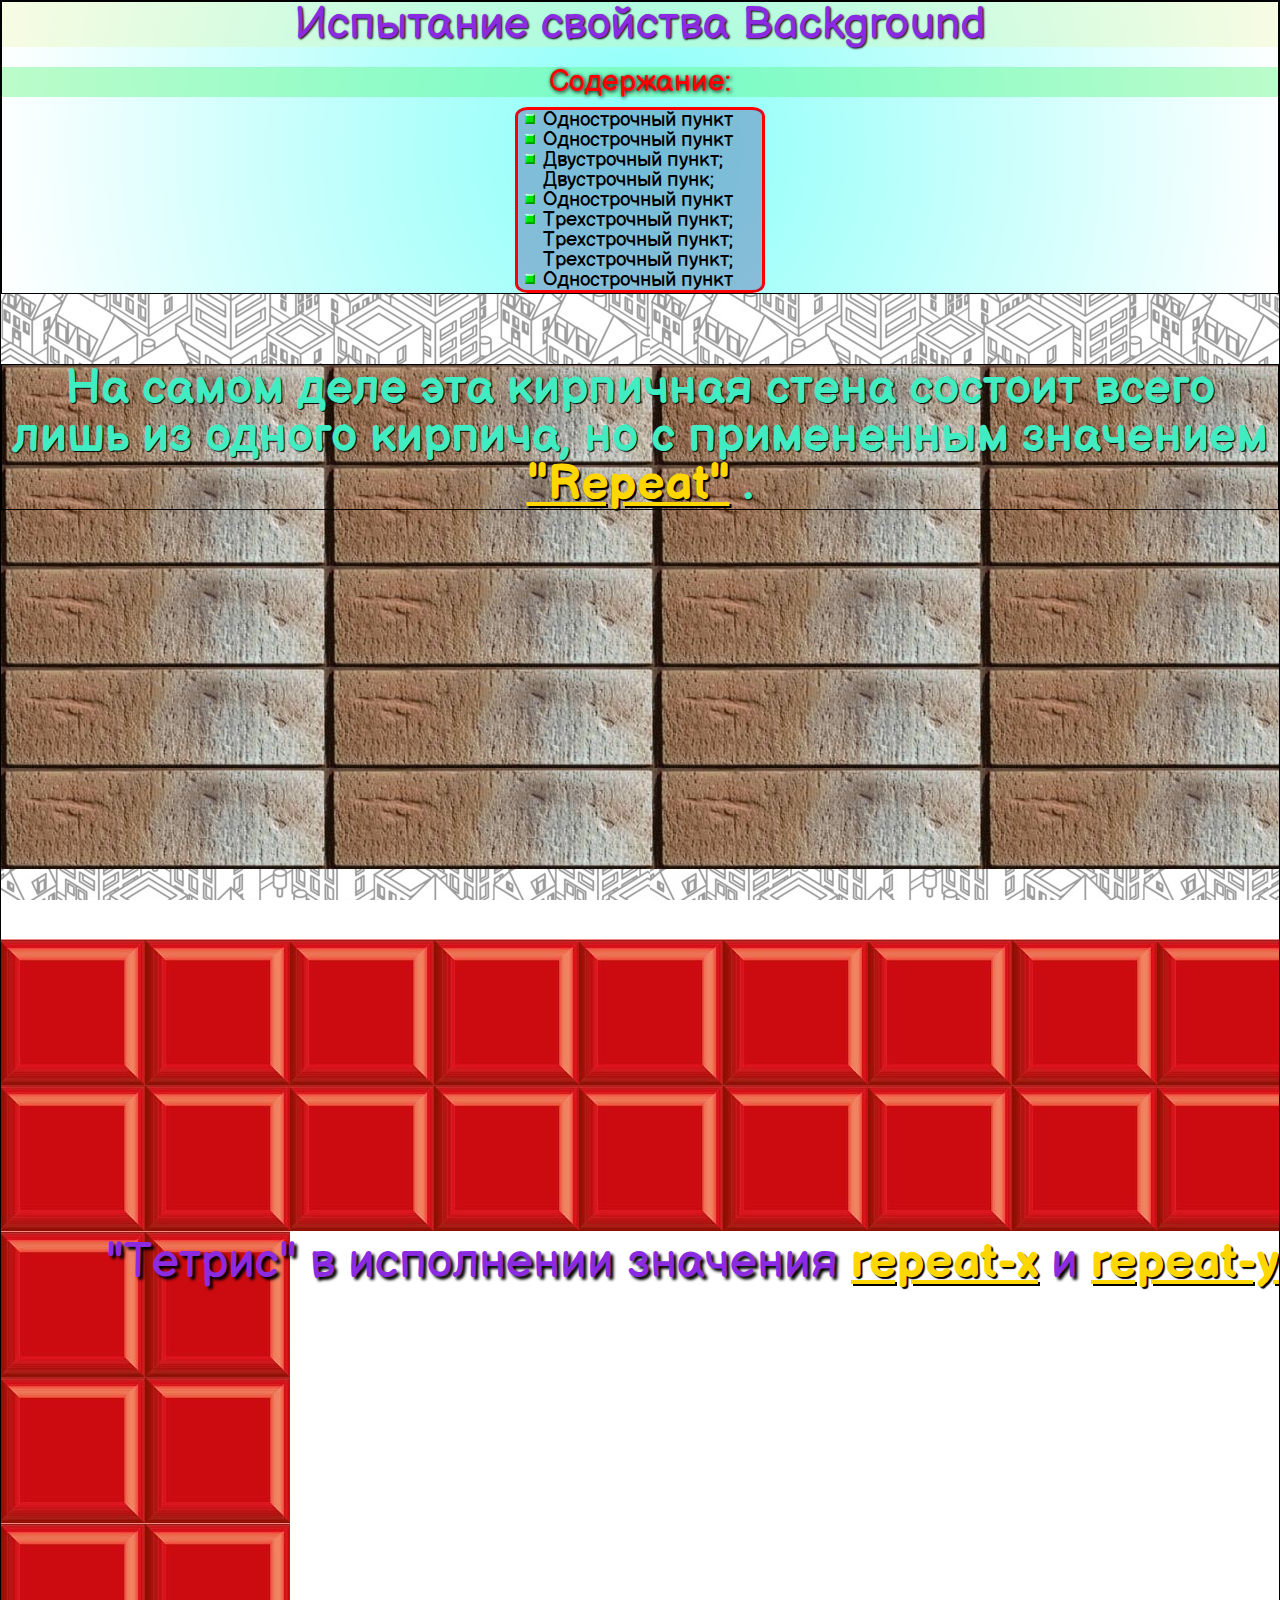
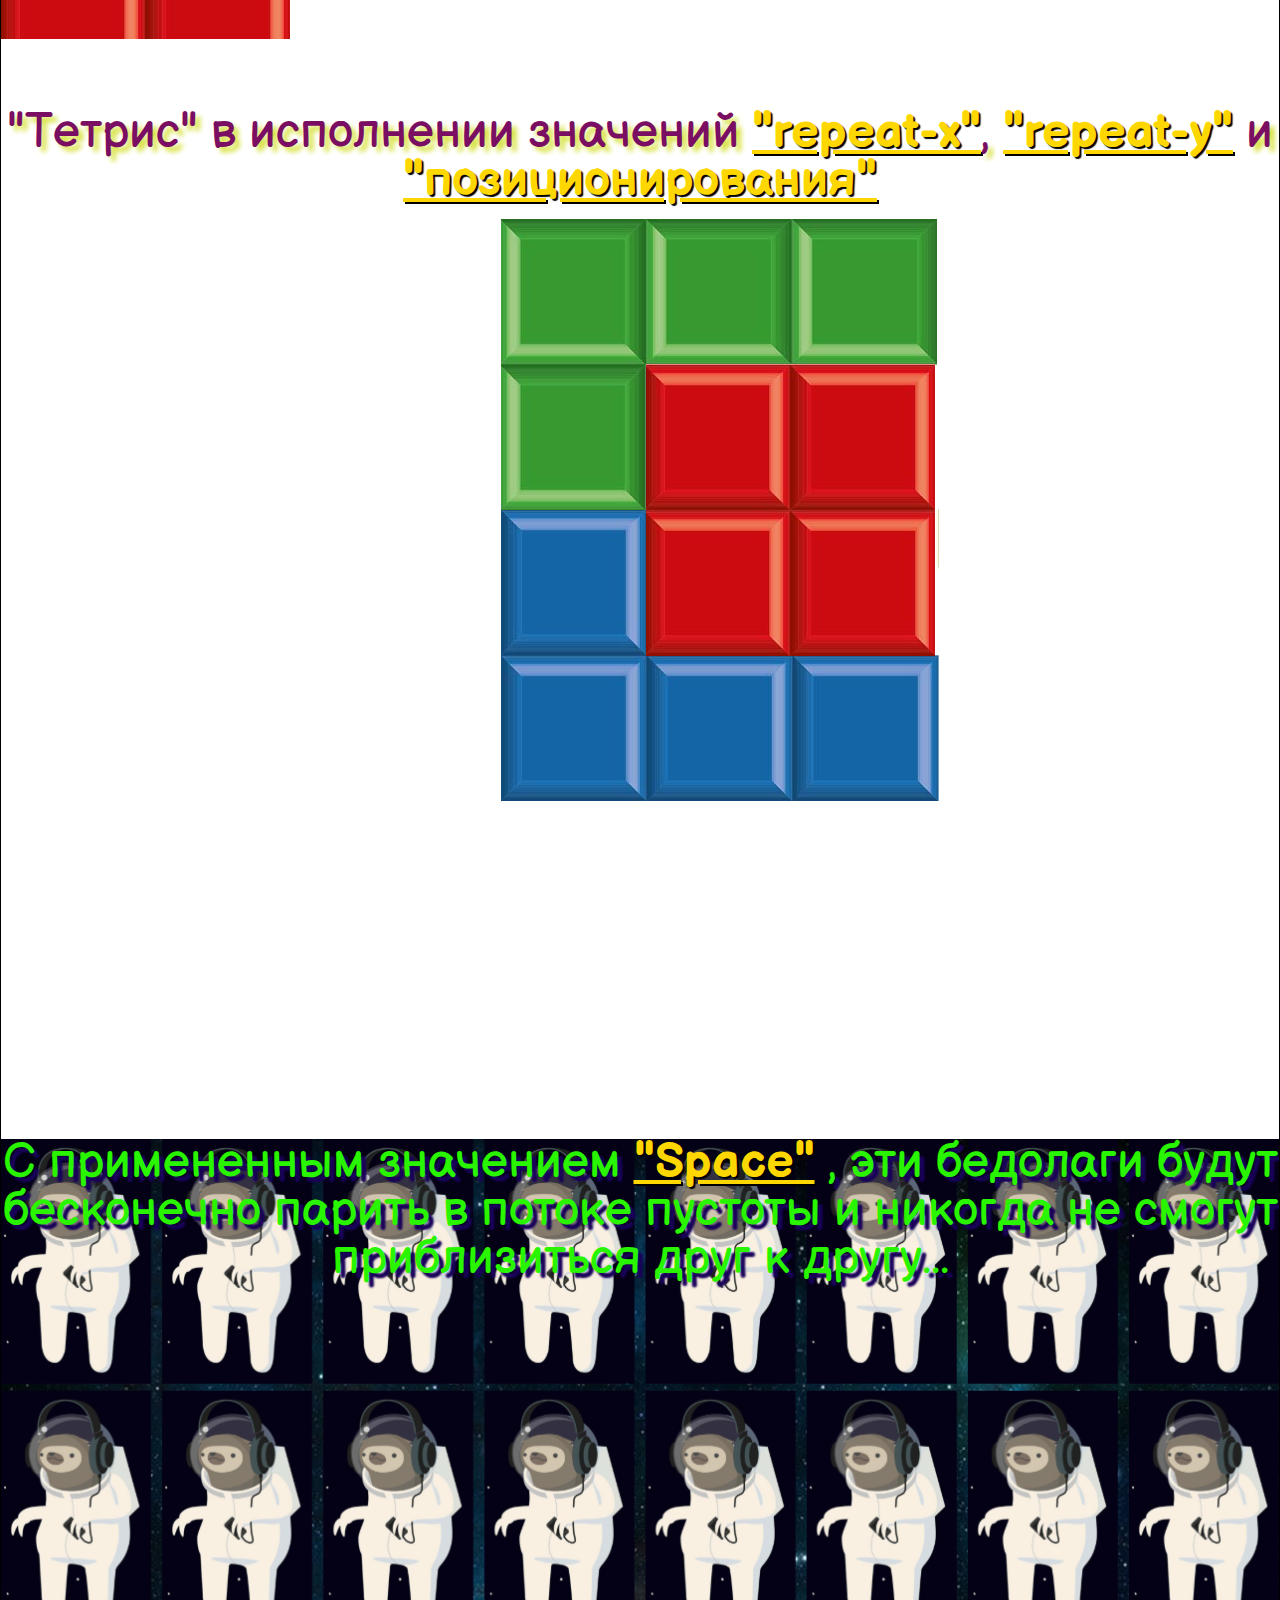
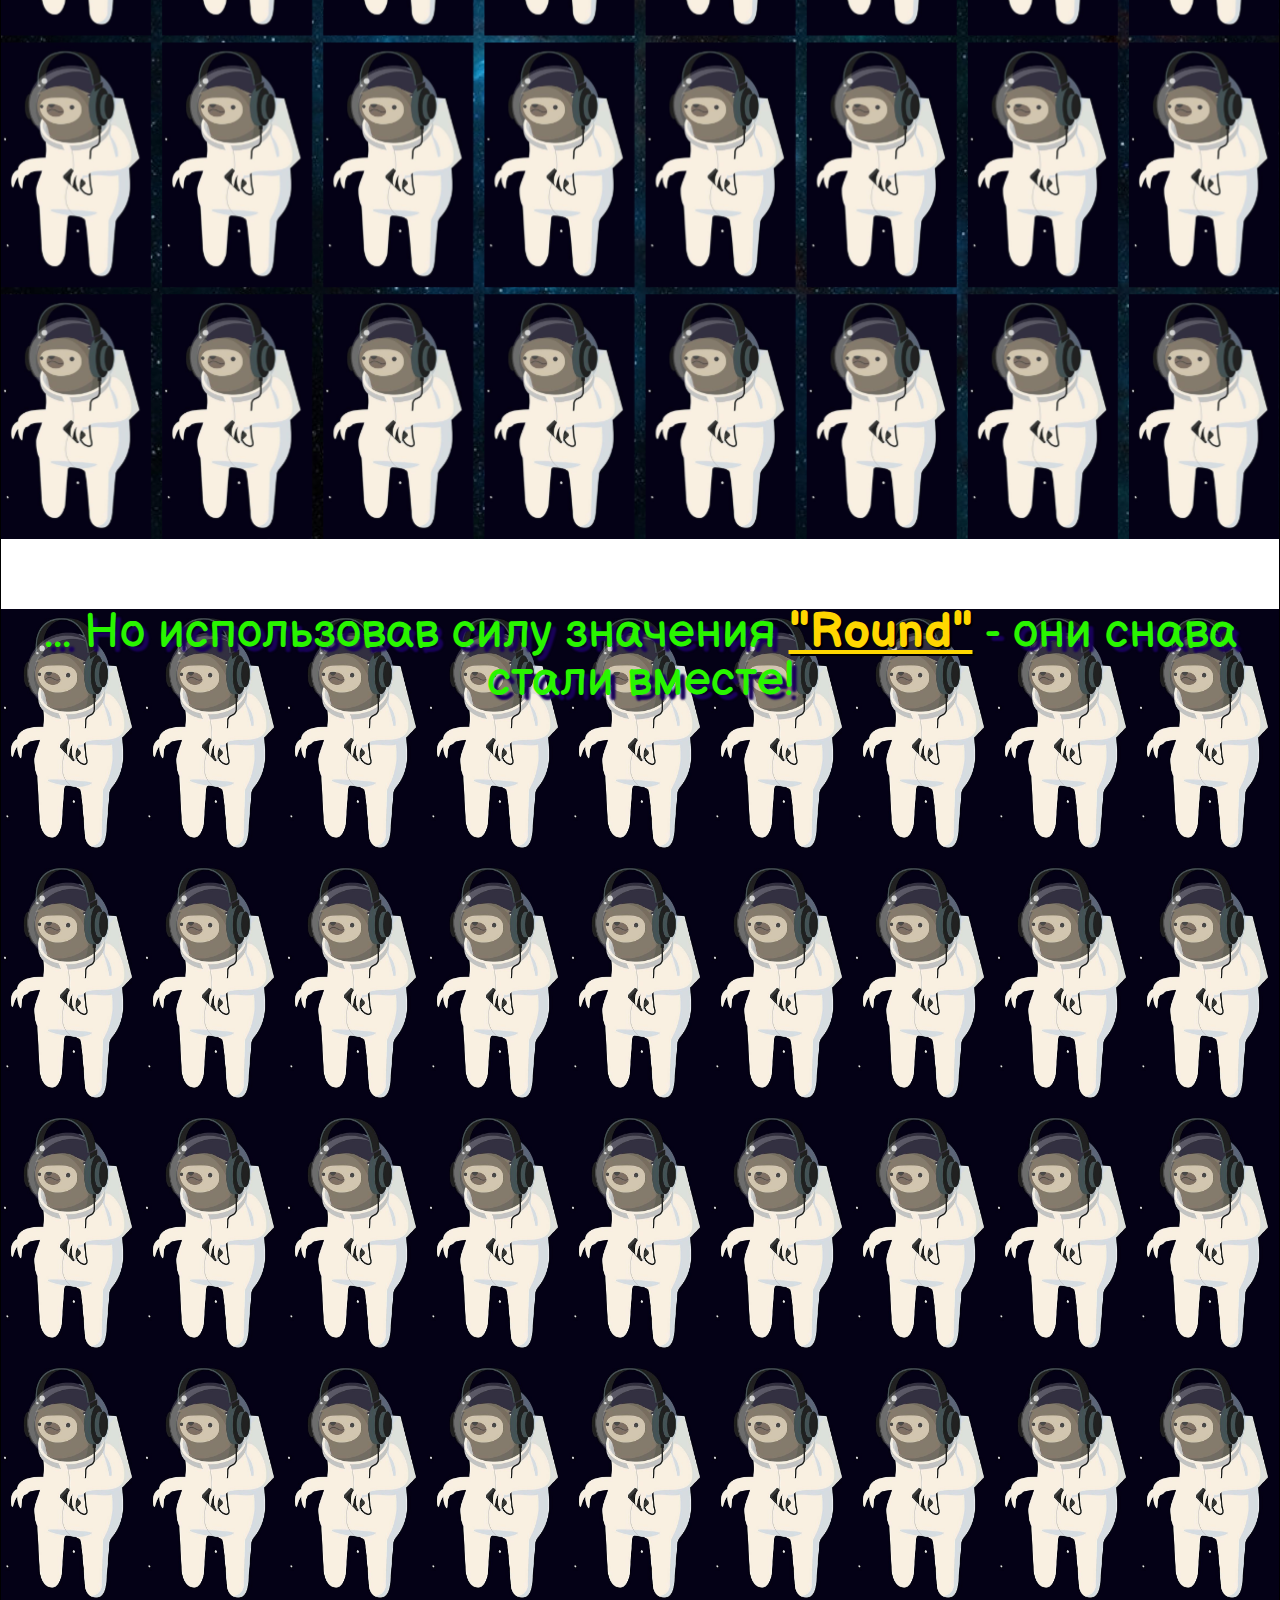
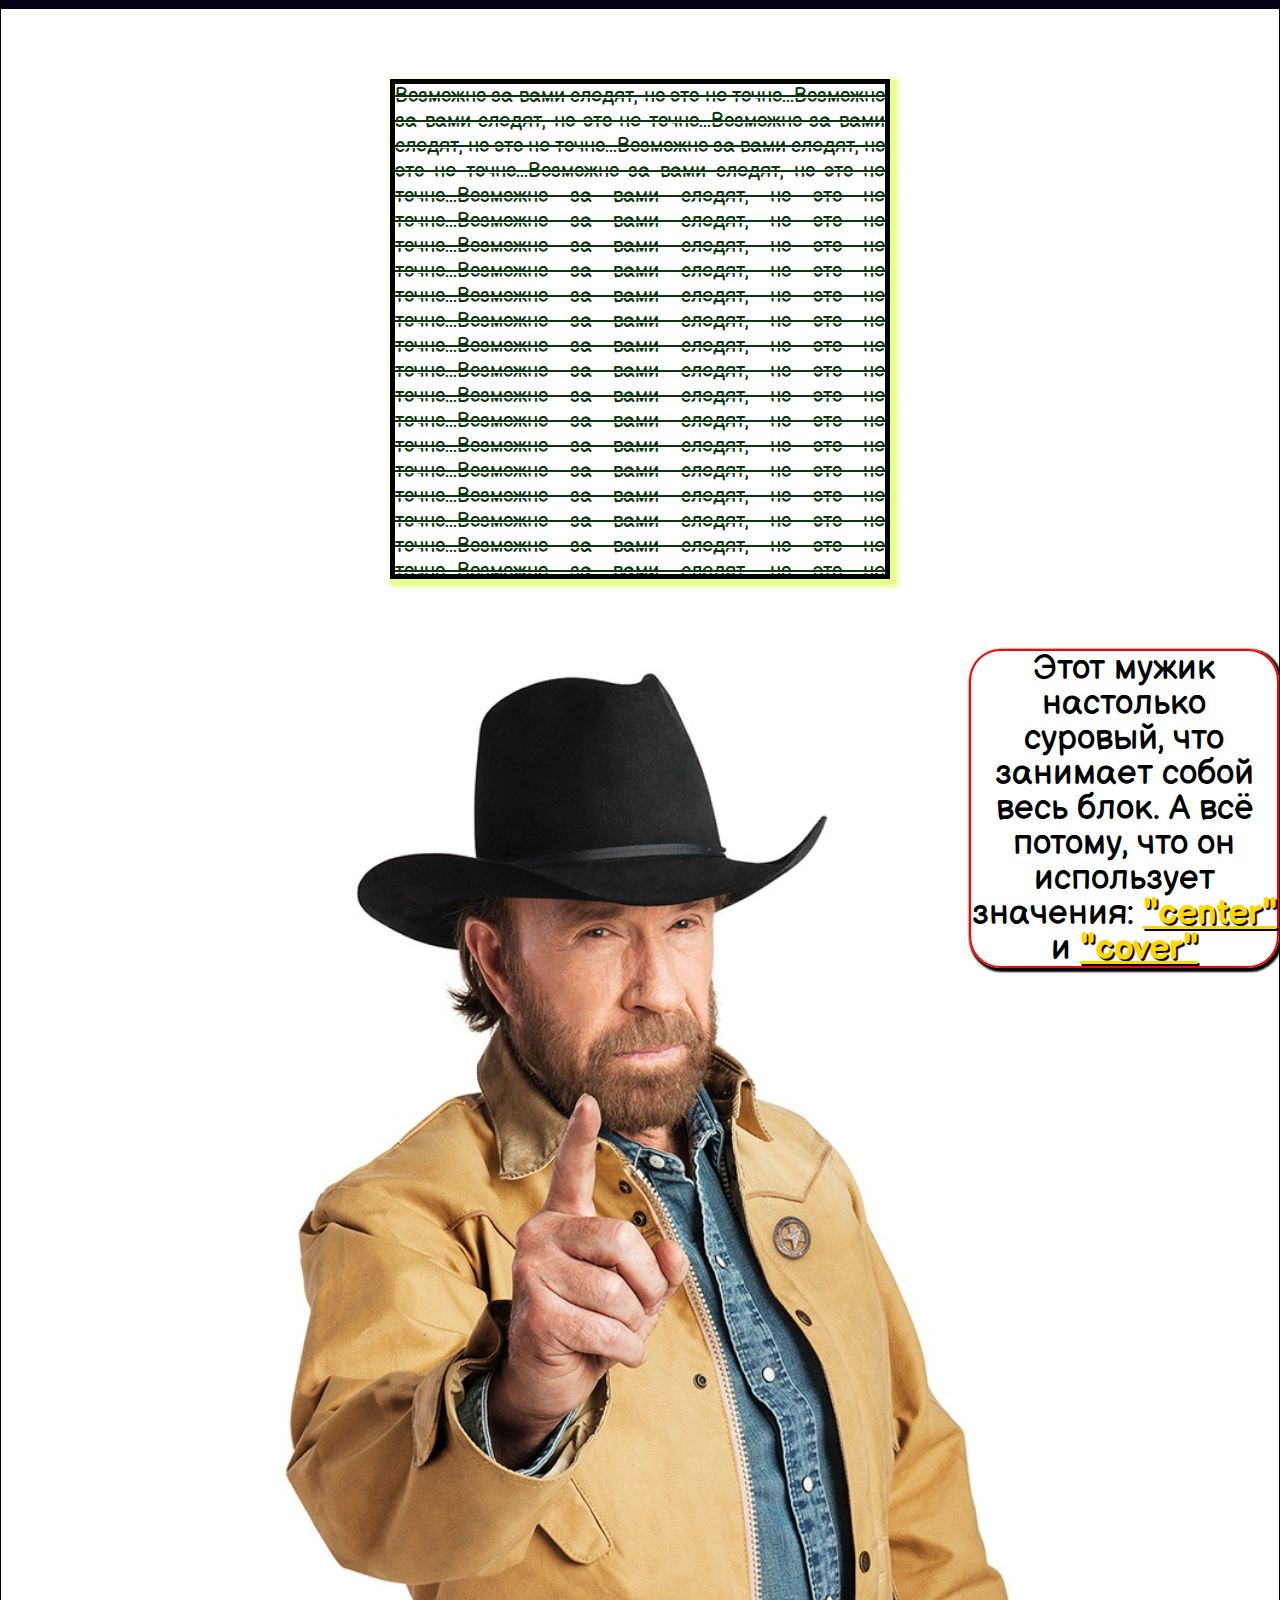
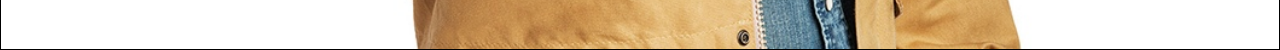
<file: index.html>
<!DOCTYPE html>
<html lang="ru">

<head>
	<meta charset="UTF-8">
	<meta http-equiv="X-UA-Compatible" content="IE=edge">
	<meta name="viewport" content="width=device-width, initial-scale=1.0">
	<link rel="stylesheet" href="css/style.css">
	<title>Lesson-7_Poligon</title>
</head>

<body>
	<div class="wrapper">
		<header class="big__header">
			<div class="header__block">
				<h1 class="big__title">Испытание свойства Background</h1>
				<nav class="footer__navigator">
					<p class="name__navigator">Содержание:</p>
					<ul class="main__list">
						<li class="footer__list">Однострочный пункт</li>
						<li class="footer__list">Однострочный пункт</li>
						<li class="footer__list">Двустрочный пункт; Двустрочный пунк;</li>
						<li class="footer__list">Однострочный пункт</li>
						<li class="footer__list">Трехстрочный пункт; Трехстрочный пункт; Трехстрочный пункт;</li>
						<li class="footer__list">Однострочный пункт</li>
					</ul>
				</nav>
			</div>
		</header>
		<main class="main__content">
			<div class="content__block-1">
				<p class="content__block-1-paragraph-1">На самом деле эта кирпичная стена состоит всего лишь из одного кирпича, но с примененным значением <span class="span__block">"Repeat"</span> .</p>
			</div>
			<div class="content__block-2">
				<p class="content__block-2-paragraph-1"> "Тетрис" в исполнении значения <span class="span__block">repeat-x</span> и <span class="span__block">repeat-y</span></p>
			</div>
			<div class="content__block-3">
				<p class="content__block-3-paragraph-1">"Тетрис" в исполнении значений <span class="span__block">"repeat-x"</span>, <span class="span__block">"repeat-y"</span> и <span class="span__block">"позиционирования"</span></p>
			</div>
			<div class="content__block-4">
				<p class="content__block-4-paragraph-1">
					С примененным значением <span class="span__block">"Space"</span> , эти бедолаги будут бесконечно парить в потоке пустоты и никогда не смогут приблизиться друг к другу...
				</p>
			</div>
			<div class="content__block-5">
				<p class="content__block-5-paragraph-1">
					... Но использовав силу значения <span class="span__block">"Round"</span> - они снава стали вместе!
				</p>
			</div>
			<div class="content__block-6">
				<p class="content__block-6-paragraph-1">
					Возможно за вами следят, но это не точно...Возможно за вами следят, но это не точно...Возможно за вами следят, но это не точно...Возможно за вами следят, но это не точно...Возможно за вами следят, но это не точно...Возможно за вами следят, но это не точно...Возможно за вами следят, но это не точно...Возможно за вами следят, но это не точно...Возможно за вами следят, но это не точно...Возможно за вами следят, но это не точно...Возможно за вами следят, но это не точно...Возможно за вами следят, но это не точно...Возможно за вами следят, но это не точно...Возможно за вами следят, но это не точно...Возможно за вами следят, но это не точно...Возможно за вами следят, но это не точно...Возможно за вами следят, но это не точно...Возможно за вами следят, но это не точно...Возможно за вами следят, но это не точно...Возможно за вами следят, но это не точно...Возможно за вами следят, но это не точно...Возможно за вами следят, но это не точно...Возможно за вами следят, но это не точно...Возможно за вами следят, но это не точно...Возможно за вами следят, но это не точно...Возможно за вами следят, но это не точно...Возможно за вами следят, но это не точно...Возможно за вами следят, но это не точно...Возможно за вами следят, но это не точно...Возможно за вами следят, но это не точно...Возможно за вами следят, но это не точно...Возможно за вами следят, но это не точно...
				</p>
			</div>
			<div class="content__block-7">
				<p class="content__block-7-paragraph-1">
					Этот мужик настолько суровый, что занимает собой весь блок. А всё потому, что он использует значения: <span class="span__block">"center"</span> и <span class="span__block">"cover"</span>
			</div>
		</main>
		<footer></footer>
	</div>
</body>

</html>
</file>
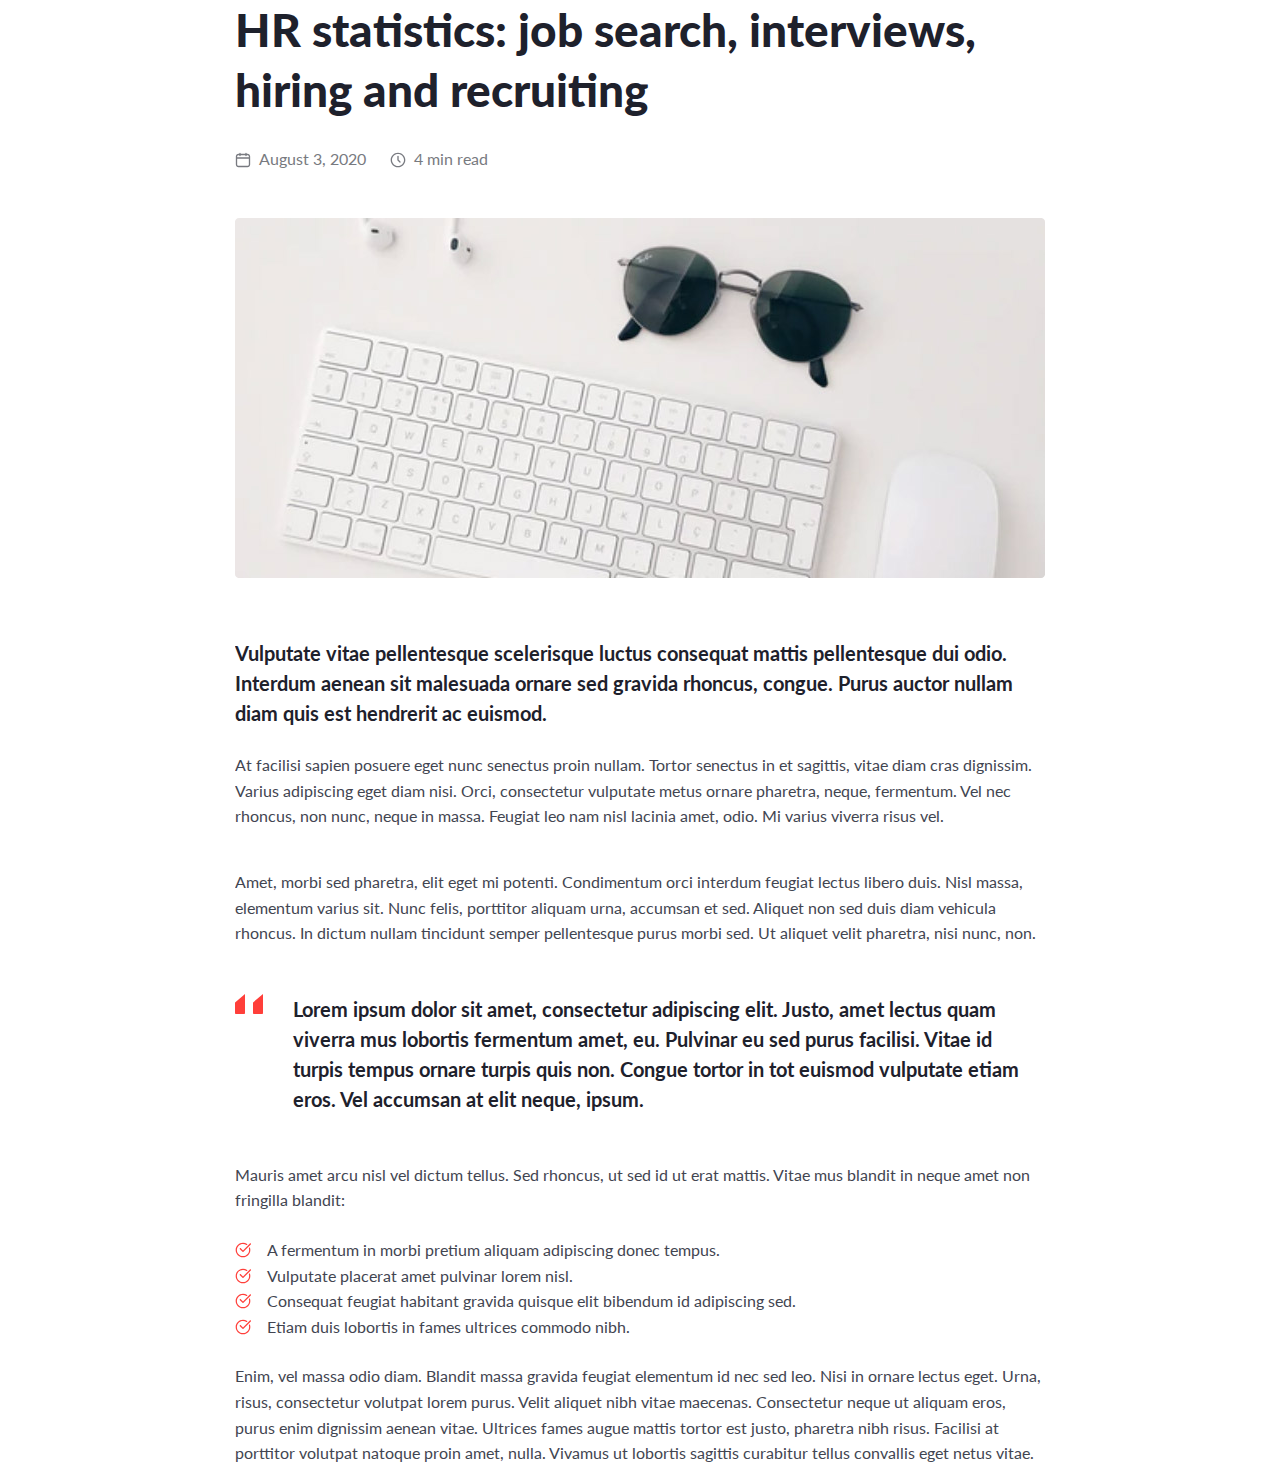
<file: index-2.html>
<!DOCTYPE html>
<html lang="en">

<head>
	<meta charset="UTF-8">
	<meta http-equiv="X-UA-Compatible" content="IE=edge">
	<meta name="viewport" content="width=device-width, initial-scale=1.0">
	<link rel="stylesheet" href="css/style2.css">
	<title>Lesson-7_Figma</title>
</head>

<body>
	<div class="wrapper">
		<header class="big__header">
			<h1 class="main__title">HR statistics: job search, interviews, hiring and recruiting</h1>
			<div class="header__icon">
				<p class="calendar">August 3, 2020</p>
				<p class="clock">4 min read</p>
			</div>
		</header>

		<main class="main__content">
			<div class="top__block">
				<img class="top-img__block" src="img/img_page_figma.png" alt="logo page">
				<p class="top-paragraph-1__block">
					Vulputate vitae pellentesque scelerisque luctus consequat mattis pellentesque dui odio. Interdum aenean sit malesuada ornare sed gravida rhoncus, congue. Purus auctor nullam diam quis est hendrerit ac euismod.
				</p>
				<p class="top-paragraph-2__block">At facilisi sapien posuere eget nunc senectus proin nullam. Tortor senectus in et sagittis, vitae diam cras dignissim. Varius adipiscing eget diam nisi. Orci, consectetur vulputate metus ornare pharetra, neque, fermentum. Vel nec rhoncus, non nunc, neque in massa. Feugiat leo nam nisl lacinia amet, odio. Mi varius viverra risus vel.</p>
				<p class="top-paragraph-3__block">Amet, morbi sed pharetra, elit eget mi potenti. Condimentum orci interdum feugiat lectus libero duis. Nisl massa, elementum varius sit. Nunc felis, porttitor aliquam urna, accumsan et sed. Aliquet non sed duis diam vehicula rhoncus. In dictum nullam tincidunt semper pellentesque purus morbi sed. Ut aliquet velit pharetra, nisi nunc, non.</p>
			</div>
			<div class="center__block">
				<p class="center-paragraph-1__block">Lorem ipsum dolor sit amet, consectetur adipiscing elit. Justo, amet lectus quam viverra mus lobortis fermentum amet, eu. Pulvinar eu sed purus facilisi. Vitae id turpis tempus ornare turpis quis non. Congue tortor in tot euismod vulputate etiam eros. Vel accumsan at elit neque, ipsum.</p>
				<p class="center-paragraph-2__block">
					Mauris amet arcu nisl vel dictum tellus. Sed rhoncus, ut sed id ut erat mattis. Vitae mus blandit in neque amet non fringilla blandit:
				</p>
			</div>
			<div class="bottom__block">
				<ul class="main__list">
					<li class="bottom__list">A fermentum in morbi pretium aliquam adipiscing donec tempus.</li>
					<li class="bottom__list">Vulputate placerat amet pulvinar lorem nisl.</li>
					<li class="bottom__list">Consequat feugiat habitant gravida quisque elit bibendum id adipiscing sed.</li>
					<li class="bottom__list">Etiam duis lobortis in fames ultrices commodo nibh.</li>
				</ul>
				<p class="bottom-paragraph-1__block">
					Enim, vel massa odio diam. Blandit massa gravida feugiat elementum id nec sed leo. Nisi in ornare lectus eget. Urna, risus, consectetur volutpat lorem purus. Velit aliquet nibh vitae maecenas. Consectetur neque ut aliquam eros, purus enim dignissim aenean vitae. Ultrices fames augue mattis tortor est justo, pharetra nibh risus. Facilisi at porttitor volutpat natoque proin amet, nulla. Vivamus ut lobortis sagittis curabitur tellus convallis eget netus vitae.
				</p>
			</div>
		</main>
		<footer></footer>
	</div>
</body>

</html>
</file>
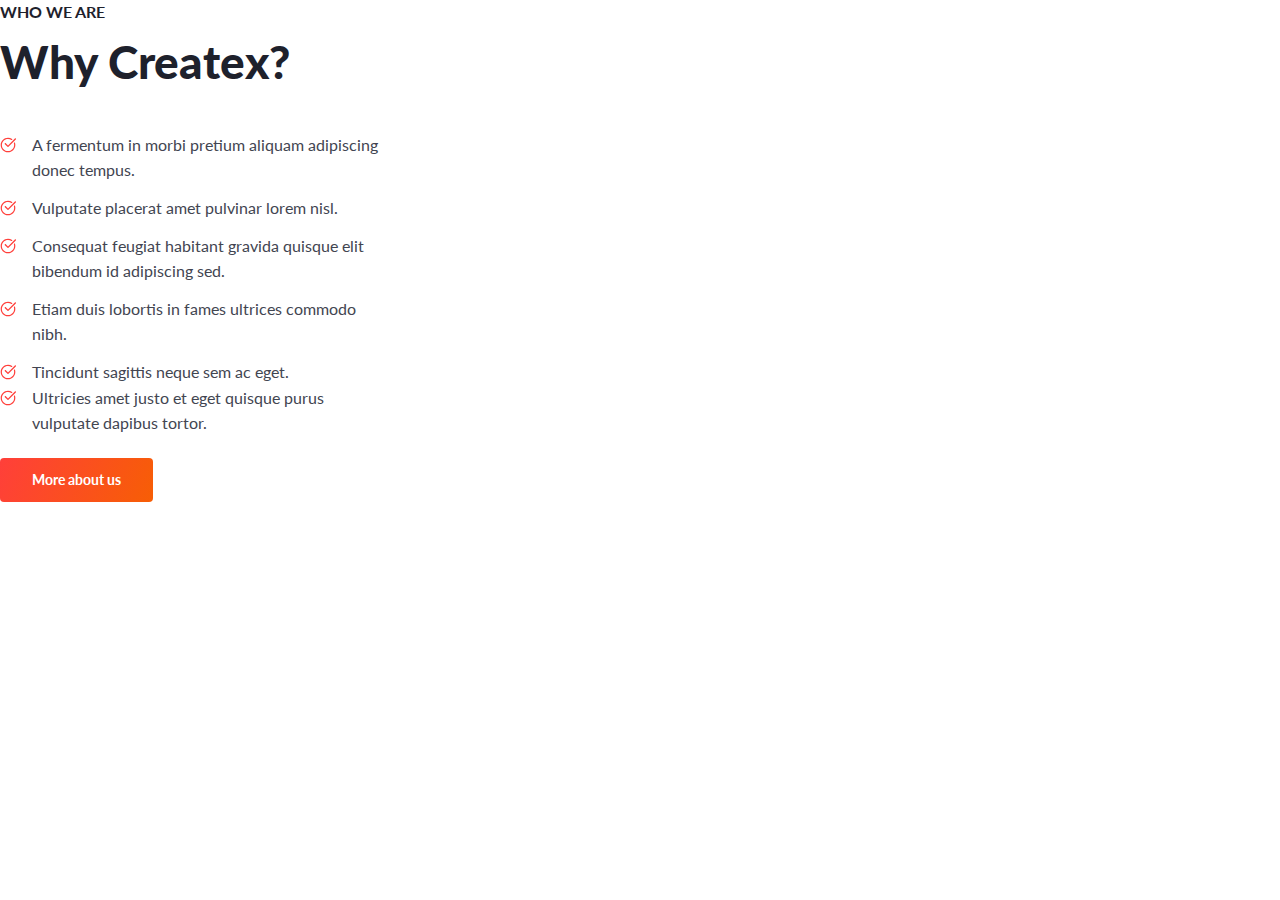
<file: index-3.html>
<!DOCTYPE html>
<html lang="en">

<head>
	<meta charset="UTF-8">
	<meta http-equiv="X-UA-Compatible" content="IE=edge">
	<meta name="viewport" content="width=device-width, initial-scale=1.0">
	<link rel="stylesheet" href="css/style3.css">
	<title>Lesson-7_Figma-2</title>
</head>

<body>
	<div class="wrapper">
		<header class="big__header">
			<p class="paragraph-1__header">Who we are</p>
			<h1 class="big__title">Why Createx?</h1>
		</header>
		<main>
			<div class="main__block">
				<ul class="list__block-1">
					<li class="list-1 block-1">A fermentum in morbi pretium aliquam adipiscing donec tempus.</li>
					<li class="list-2 block-1">Vulputate placerat amet pulvinar lorem nisl.</li>
					<li class="list-3 block-1">Consequat feugiat habitant gravida quisque elit bibendum id adipiscing sed.</li>
					<li class="list-4 block-1">Etiam duis lobortis in fames ultrices commodo nibh.</li>
					<li class="list-5s block-1">Tincidunt sagittis neque sem ac eget.</li>
					<li class="list-6 block-1">Ultricies amet justo et eget quisque purus vulputate dapibus tortor.</li>
				</ul>
			</div>
			<div class="bottom__block">
				<a class="button-1" href="https://www.google.com/" target="_blank">More about us</a>
			</div>
		</main>
		<footer></footer>
	</div>
</body>

</html>
</file>
<file: css/style.css>
/* &display=swap */

@import "null.css";

@import url("https://fonts.googleapis.com/css2?family=Balsamiq+Sans:wght@400;700&display=swap");

/* ================================================================ */
.wrapper {
	min-height: 100%;
	max-width: 1500px;
	overflow: hidden;
	font-family: "Balsamiq Sans", cursive;
	font-size: 20px;
	margin: 0px auto;
	border: 1px solid #000;
	background: linear-gradient(114deg, rgba(255, 255, 255, 0.5994107115502452) 100%, rgba(255, 255, 255, 1) 100%),
		url("../img/title_img-1.jpg") 0 0 fixed;
}
/* ================================================================ */

.span__block {
	font-weight: 700;
	text-decoration: underline;
	color: gold;
	text-shadow: 2px 2px 1px #000;
}

.header__block {
	background: radial-gradient(circle, rgba(255, 255, 255, 0.5041726163121498) 0%, rgba(255, 255, 255, 1) 100%),
		rgb(16, 255, 243);
	margin: 0px 0px 70px 0px;
	border: 1px solid #000;
}

.big__title {
	font-size: 45px;
	text-align: center;
	color: blueviolet;
	text-shadow: 1px 1px 2px #000;
	background: rgba(227, 245, 146, 0.26);
	margin: 0px 0px 20px 0px;
}

.name__navigator {
	font-size: 30px;
	text-align: center;
	color: rgb(255, 0, 0);
	text-shadow: 1px 1px 4px #000;
	background: rgba(75, 248, 112, 0.37);
	margin: 0px 0px 10px 0px;
}

.main__list {
	max-width: 250px;
	border: 3px solid rgb(255, 0, 0);
	border-radius: 5%;
	margin: 0px auto;
}

.footer__list {
	background: rgba(65, 51, 145, 0.322) url("../img/block-1.png") 7px 4px / 10px no-repeat;
	padding: 0px 0px 0px 25px;
}

.content__block-1 {
	height: 505px;
	background: url("../img/stone.jpg") 0 0 / auto repeat;
	margin: 0px 0px 70px 0px;
}

.span__block-1 {
	font-weight: 700;
	text-decoration: underline;
	color: rgb(212, 221, 84);
}

.content__block-1-paragraph-1 {
	font-size: 48px;
	font-weight: 700;
	text-align: center;
	color: rgb(65, 236, 194);
	text-shadow: 1px 1px 1px #000;
	border: 1px solid #000;
}

.content__block-2 {
	height: 700px;
	background: url("../img/red-block.jpg") 0 0 repeat-y, url("../img/red-block.jpg") 0 0 repeat-x;
	margin: 0px 0px 70px 0px;
}

.content__block-2-paragraph-1 {
	font-size: 48px;
	text-align: right;
	color: blueviolet;
	text-shadow: 3px 3px 3px #000;
	padding: 300px 0px 0px 0px;
}

.content__block-3 {
	height: 1000px;
	background: url("../img/red-block.jpg") 645px 255px no-repeat, url("../img/green-block.jpg") 500px 110px no-repeat,
		url("../img/blue-block.jpg") 500px 400px no-repeat;
	margin: 0px 0px 30px 0px;
}

.content__block-3-paragraph-1 {
	font-size: 48px;
	text-align: center;
	color: rgb(121, 14, 98);
	text-shadow: 5px 5px 5px rgb(215, 226, 63);
}

.content__block-4 {
	height: 1000px;
	background: url("../img/animals_space.jpg") 0 0 / 150px space,
		url("../img/spacejpg.jpg") 0 0 / 1500px 1000px no-repeat;
	margin: 0px 0px 70px 0px;
}

.content__block-4-paragraph-1 {
	font-size: 48px;
	text-align: center;
	color: rgb(41, 245, 0);
	text-shadow: 5px 5px 2px rgb(25, 2, 90);
}

.content__block-5 {
	height: 1000px;
	background: url("../img/animals_space.jpg") 0 0 / 150px round,
		url("../img/spacejpg.jpg") 0 0 / 1500px 1000px no-repeat;
	margin: 0px 0px 70px 0px;
}

.content__block-5-paragraph-1 {
	font-size: 48px;
	text-align: center;
	color: rgb(41, 245, 0);
	text-shadow: 5px 5px 2px rgb(25, 2, 90);
}

.content__block-6 {
	max-height: 600px;
	margin: 0px 0px 70px 0px;
}

.content__block-6-paragraph-1 {
	max-width: 500px;
	max-height: 500px;
	text-align: justify;
	text-decoration: line-through;
	line-height: 25px;
	color: rgb(12, 54, 14);
	text-shadow: 1px 1px 1px rgb(255, 255, 255);
	overflow: auto;
	background: rgb(255, 255, 255) url("../img/man.jpg") center no-repeat fixed;
	border: 5px solid #000;
	box-shadow: 4px 4px 4px 4px rgb(229, 255, 137);
	margin: 0px auto;
}

.content__block-7 {
	height: 1000px;
	background: url("../img/CHUCK.jpg") center / cover no-repeat;
}

.content__block-7-paragraph-1 {
	max-width: 310px;
	font-size: 35px;
	text-align: center;
	border: 2px solid rgb(255, 0, 0);
	border-radius: 10%;
	box-shadow: 2px 2px 2px 2px #000;
	margin: 0px 0px 0px auto;
}
</file>
<file: css/style2.css>
/* &display=swap */

@import "null.css";

@import url("https://fonts.googleapis.com/css2?family=Lato:wght@400;700;900&display=swap");

/* ================================================================ */
.wrapper {
	min-height: 100%;
	max-width: 810px;
	overflow: hidden;
	margin: 0px auto;
}
/* ================================================================ */

body {
	font-family: "Lato", sans-serif;
	line-height: 160%;
	color: #424551;
}

.big__header {
	margin: 0px 0px 40px 0px;
}

.main__title {
	font-size: 46px;
	font-weight: 900;
	line-height: 130%;
	color: #1e212c;
	margin: 0px 0px 26px 0px;
}

.header__icon {
	font-size: 0px;
}

.calendar {
	display: inline-block;
	font-size: 16px;
	color: #787a80;
	background: url("../img/icon_calendar.svg") 0px 6px no-repeat;
	padding: 0px 0px 0px 24px;
	margin: 0px 24px 0px 0px;
}

.clock {
	display: inline-block;
	font-size: 16px;
	color: #787a80;
	background: url("../img/icon_clock.svg") 0 6px no-repeat;
	padding: 0px 0px 0px 24px;
}

.top__block {
	margin: 0px 0px 48px 0px;
}

.top-img__block {
	margin: 0px 0px 60px 0px;
}

.top-paragraph-1__block {
	font-size: 20px;
	font-weight: 700;
	line-height: 150%;
	color: #1e212c;
	margin: 0px 0px 24px 0px;
}

.top-paragraph-2__block {
	margin: 0px 0px 40px 0px;
}

.center__block {
	margin: 0px 0px 24px 0px;
}

.center-paragraph-1__block {
	font-size: 20px;
	font-weight: 700;
	line-height: 150%;
	color: #1e212c;
	background: url("../img/icon_pillar.svg") 0 0 no-repeat, url("../img/icon_pillar.svg") 18px 0 no-repeat;
	padding: 0px 0px 0px 58px;
	margin: 0px 0px 48px 0px;
}

.main__list {
	margin: 0px 0px 24px 0px;
}

.bottom__list {
	background: url("../img/icon_list.svg") 0 5px / 16px no-repeat;
	min-height: 16px;
	padding: 0px 0px 0px 32px;
}
</file>
<file: css/style3.css>
/* &display=swap */

@import "null.css";

@import url("https://fonts.googleapis.com/css2?family=Lato:wght@400;700;900&display=swap");

/* ================================================================ */
.wrapper {
	min-height: 100%;
	overflow: hidden;
}
/* ================================================================ */

body {
	font-family: "Lato", sans-serif;
	color: #424551;
}

.big__header {
	margin: 0px 0px 40px 0px;
}

.paragraph-1__header {
	font-weight: 700;
	line-height: 150%;
	text-transform: uppercase;
	color: #1e212c;
	margin: 0px 0px 8px 0px;
}

.big__title {
	font-size: 46px;
	font-weight: 900;
	line-height: 130%;
	color: #1e212c;
}

.main__block {
	margin: 0px 0px 22px 0px;
}

.list__block-1 {
	max-width: 390px;
}

.block-1,
.li {
	line-height: 160%;
	background: url("../img/icon_list.svg") 0px 5px / 16px no-repeat;
	min-height: 16px;
	padding: 0px 0px 0px 32px;
}

.list-1,
.list-2,
.list-3,
.list-4,
.list-5 {
	margin: 0px 0px 12px 0px;
}

.button-1 {
	display: inline-block;
	padding: 0px 32px;
	font-size: 14px;
	font-weight: 700;
	line-height: 314%;
	text-align: center;
	color: #ffffff;
	border-radius: 4px;
	background: linear-gradient(114deg, rgba(255, 63, 58, 1) 0%, rgba(247, 94, 5, 1) 100%);
}
</file>
